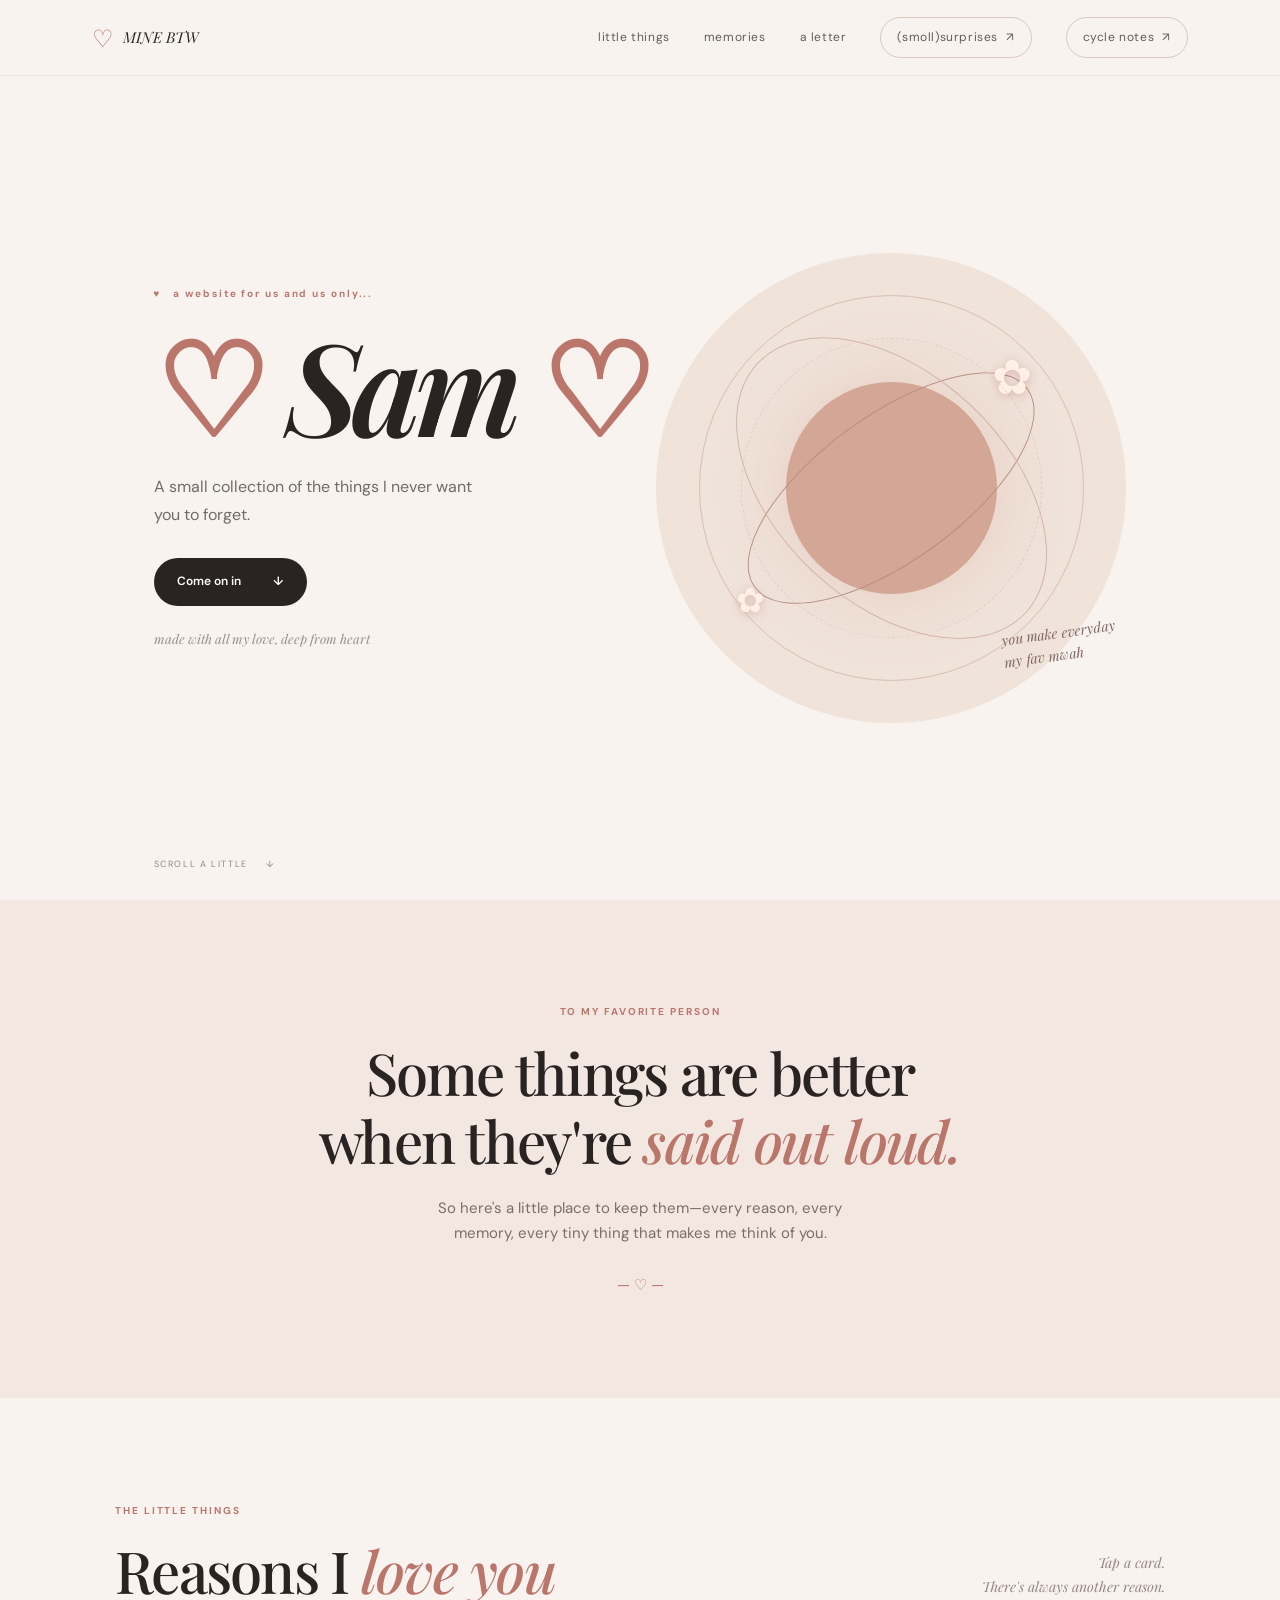
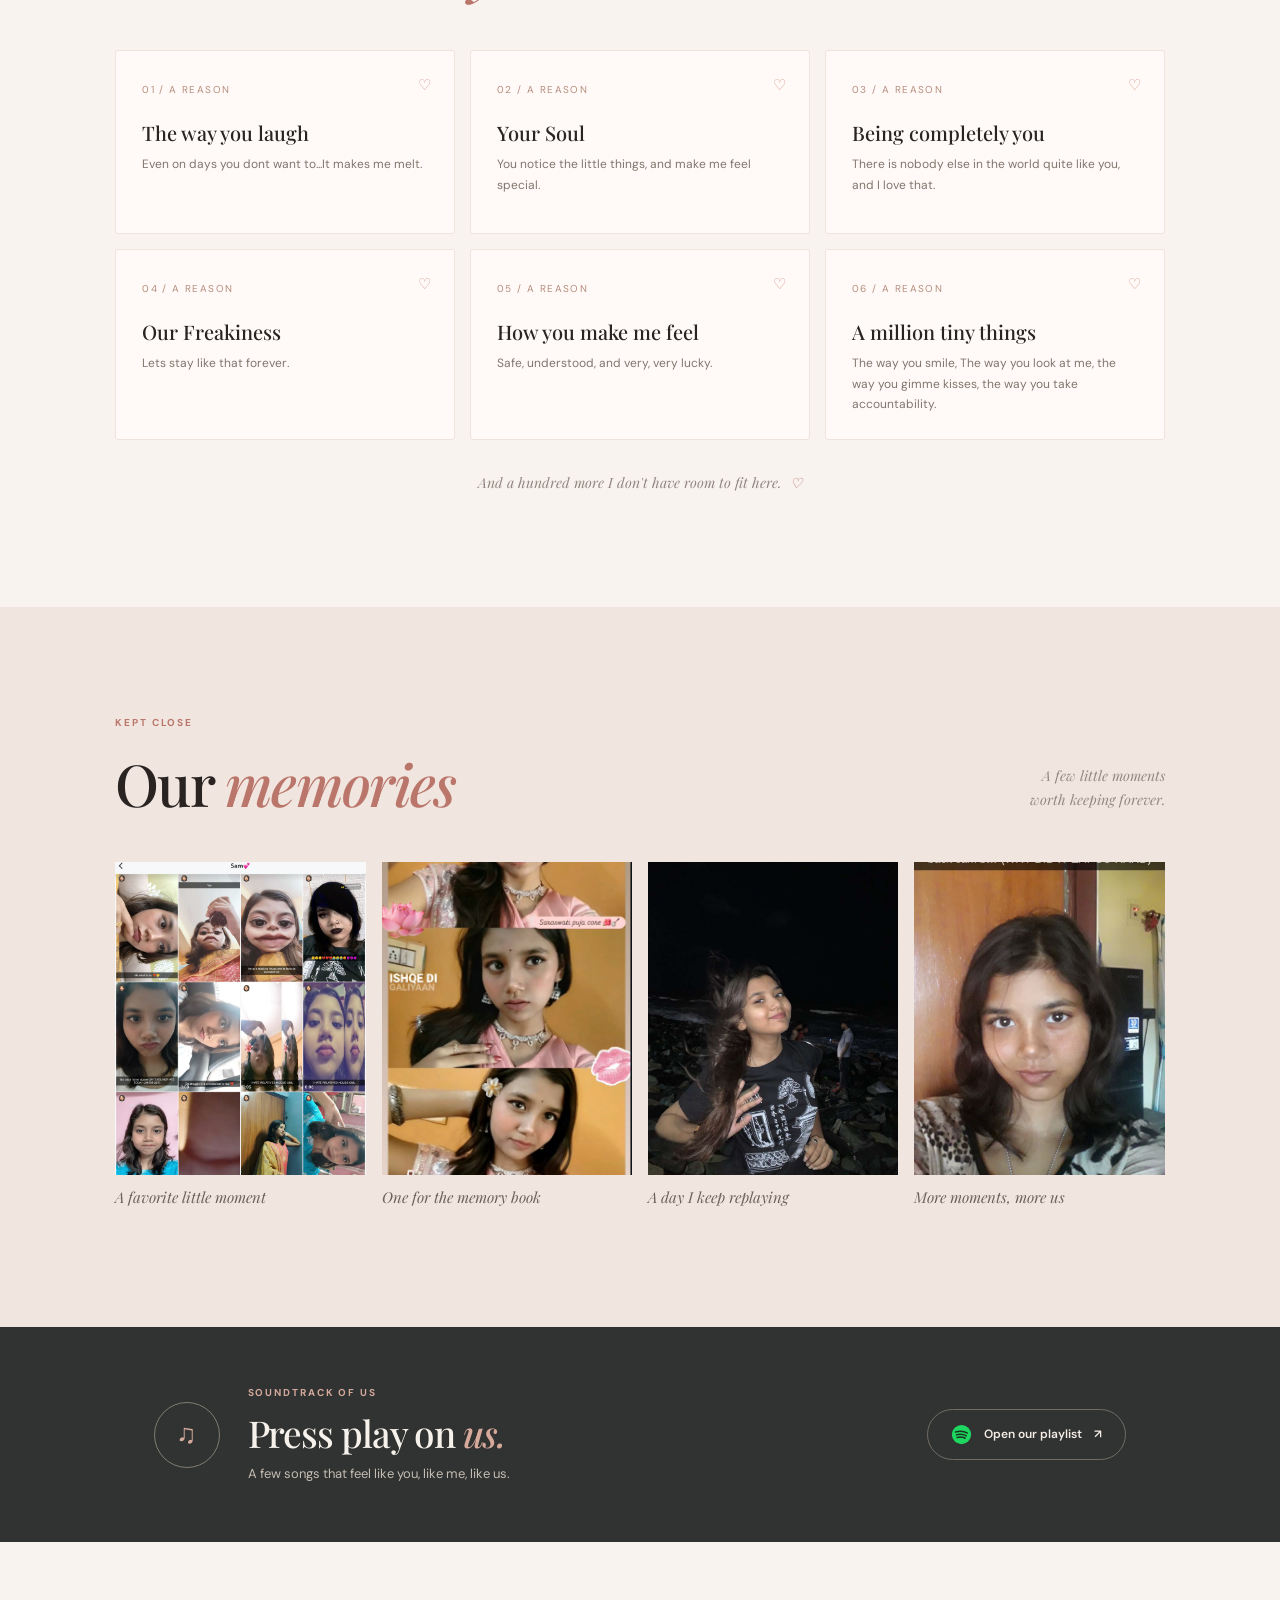
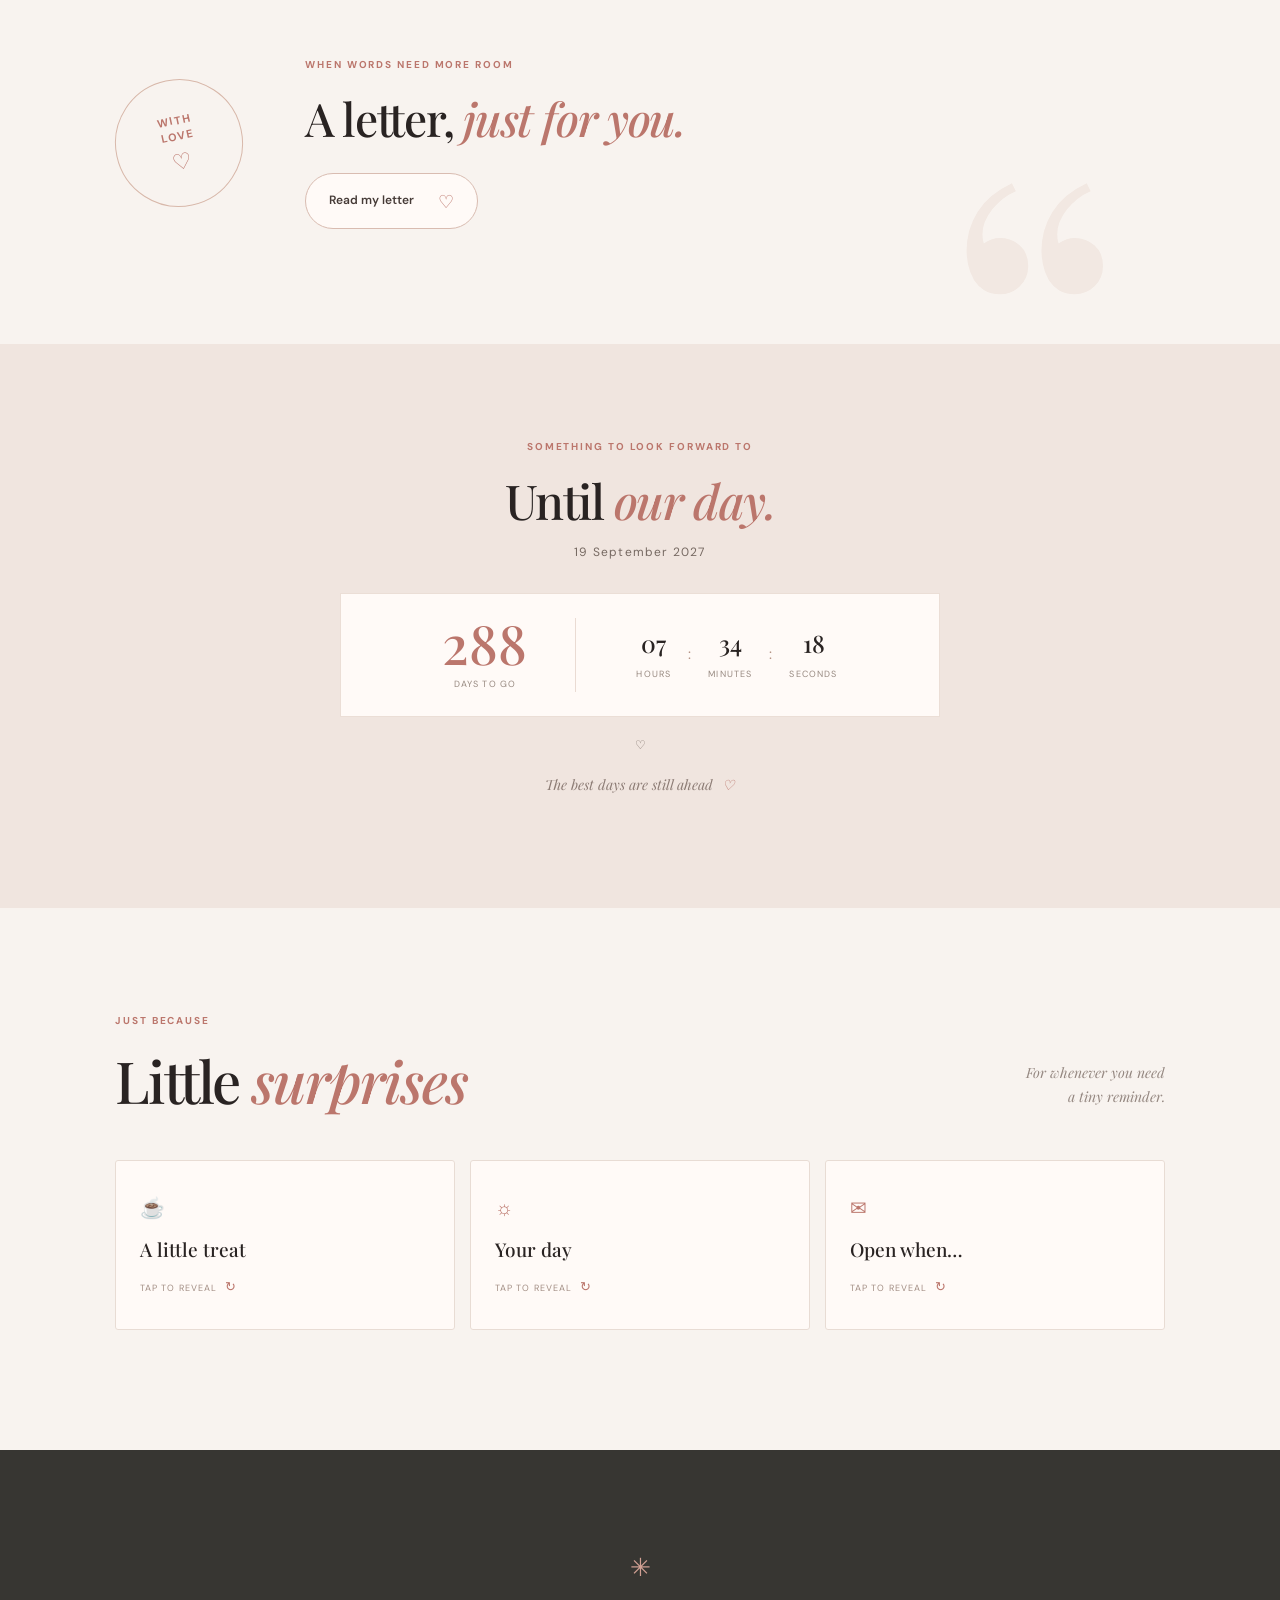
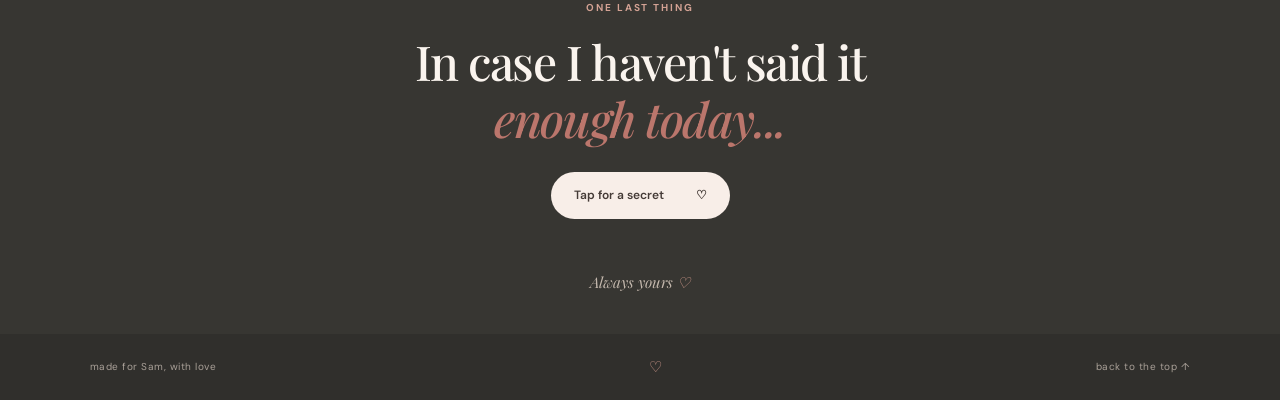
<file: index.html>
<!doctype html>
<html lang="en">
<head>
  <meta charset="utf-8">
  <meta name="viewport" content="width=device-width, initial-scale=1">
  <meta name="theme-color" content="#f8f3ef">
  <meta name="description" content="A little corner of the internet, made for Sam.">
  <title>For Sam, with love</title>
  <link rel="preconnect" href="https://fonts.googleapis.com">
  <link rel="preconnect" href="https://fonts.gstatic.com" crossorigin>
  <link href="https://fonts.googleapis.com/css2?family=DM+Sans:wght@400;500;600;700&family=Playfair+Display:ital,wght@0,500;0,600;0,700;1,500;1,600&display=swap" rel="stylesheet">
  <link rel="stylesheet" href="style.css">
</head>
<body>
  <div class="ambient" aria-hidden="true"><span></span><span></span><span></span><span></span><span></span></div>
  <header class="topbar"><a class="brand" href="#home" aria-label="Back to top">♡ <span>MINE BTW</span></a><button class="menu-toggle" aria-label="Open menu" aria-expanded="false">☰</button><nav class="nav"><a href="#reasons">little things</a><a href="#memories">memories</a><a href="#letter">a letter</a><a class="nav-cta" href="#surprises">(smoll)surprises<span>↗</span></a><a class="nav-cta" href="tracker.html">cycle notes<span>↗</span></a></nav></header>
  <main>
    <section class="hero" id="home"><div class="hero-copy"><p class="eyebrow"><span class="tiny-heart">♥</span> a website for us and us only...</p><h1>♡ <span>Sam</span> ♡</h1><p class="hero-sub">A small collection of the things I never want you to forget.</p><a class="button button-dark" href="#reasons">Come on in <span>↓</span></a><p class="hero-note">made with all my love, deep from heart</p></div><div class="hero-art" aria-hidden="true"><div class="sun"></div><div class="orbit orbit-one"></div><div class="orbit orbit-two"></div><div class="flower flower-one">✿</div><div class="flower flower-two">✿</div><div class="art-caption">you make everyday<br> my fav mwah </div></div><div class="hero-scroll">SCROLL A LITTLE <span>↓</span></div></section>
    <section class="intro section-pad"><p class="eyebrow">TO MY FAVORITE PERSON</p><h2>Some things are better<br>when they're <em>said out loud.</em></h2><p class="intro-copy">So here's a little place to keep them—every reason, every memory, every tiny thing that makes me think of you.</p><div class="divider-heart">— ♡ —</div></section>
    <section class="reasons section-pad" id="reasons"><div class="section-heading"><div><p class="eyebrow">THE LITTLE THINGS</p><h2>Reasons I <em>love you</em></h2></div><p class="section-aside">Tap a card.<br>There's always another reason.</p></div><div class="reason-grid" id="reason-grid"></div><p class="below-note">And a hundred more I don't have room to fit here. <span>♡</span></p></section>
    <section class="memories section-pad" id="memories"><div class="section-heading"><div><p class="eyebrow">KEPT CLOSE</p><h2>Our <em>memories</em></h2></div><p class="section-aside">A few little moments<br>worth keeping forever.</p></div><div class="memory-grid" id="memory-grid"></div></section>
    <section class="song-band"><div class="song-orb">♫</div><div><p class="eyebrow">SOUNDTRACK OF US</p><h2>Press play on <em>us.</em></h2><p>A few songs that feel like you, like me, like us.</p></div><a class="button button-outline" id="playlist-link" href="#" target="_blank" rel="noreferrer"><svg class="spotify-logo" viewBox="0 0 24 24" aria-hidden="true"><circle cx="12" cy="12" r="11"/><path d="M5.2 9.2c4.6-1.4 9.7-.9 13.5 1.3M6.1 12.4c3.9-1.1 8-.7 11.4 1.1M7 15.4c3.1-.8 6.4-.5 9.2.9"/></svg><span class="playlist-label">Open our playlist</span><span class="playlist-arrow">↗</span></a></section>
    <section class="letter section-pad" id="letter"><div class="letter-stamp">WITH<br>LOVE <span>♡</span></div><div class="letter-content"><p class="eyebrow">WHEN WORDS NEED MORE ROOM</p><h2>A letter, <em>just for you.</em></h2><button class="letter-reveal-button" id="letter-open" aria-expanded="false" aria-controls="letter-reveal"><span class="letter-button-hearts" aria-hidden="true"><i>♡</i><i>♥</i><i>♡</i></span><span class="letter-button-label">Read my letter</span><span class="letter-button-icon" aria-hidden="true">♡</span></button><div class="letter-reveal" id="letter-reveal" aria-hidden="true"><div class="heart-burst" aria-hidden="true"><span>♡</span><span>♥</span><span>♡</span><span>♥</span><span>♡</span></div><div class="letter-reveal-paper"><p class="eyebrow">A LITTLE NOTE FOR YOU</p><div class="revealed-letter" id="revealed-letter"></div></div></div></div><div class="letter-mark" aria-hidden="true">“</div></section>
    <section class="countdown section-pad"><p class="eyebrow">SOMETHING TO LOOK FORWARD TO</p><h2>Until <em>our day.</em></h2><p class="countdown-date">19 September 2027</p><div class="countdown-box"><div class="countdown-big"><span id="days-left">—</span><small>days to go</small></div><div class="countdown-units"><div><b id="hours">00</b><small>hours</small></div><i>:</i><div><b id="minutes">00</b><small>minutes</small></div><i>:</i><div><b id="seconds">00</b><small>seconds</small></div></div></div><p class="elapsed" id="elapsed"></p><p class="countdown-foot">The best days are still ahead <span>♡</span></p></section>
    <section class="surprises section-pad" id="surprises"><div class="section-heading"><div><p class="eyebrow">JUST BECAUSE</p><h2>Little <em>surprises</em></h2></div><p class="section-aside">For whenever you need<br>a tiny reminder.</p></div><div class="surprise-grid" id="surprise-grid"></div></section>
    <section class="final-note"><div class="final-sparkle">✳</div><p class="eyebrow">ONE LAST THING</p><h2>In case I haven't said it<br><em>enough today...</em></h2><button class="button button-light" id="final-button">Tap for a secret <span>♡</span></button><p class="final-hidden" id="final-hidden" hidden></p><div class="final-sign">Always yours <span>♡</span></div></section>
  </main>
  <footer><span>made for Sam, with love</span><span>♡</span><a href="#home">back to the top ↑</a></footer>
  <script src="script.js"></script>
</body>
</html>
</file>
<file: style.css>
:root{--paper:#f8f3ef;--ink:#292322;--muted:#827771;--rose:#bb766c;--blush:#eeddd6;--sage:#9aa394;--line:#e8ded8;--serif:'Playfair Display',Georgia,serif;--sans:'DM Sans',sans-serif}*{box-sizing:border-box}html{scroll-behavior:smooth;scroll-padding-top:88px}body{margin:0;background:var(--paper);color:var(--ink);font-family:var(--sans);font-size:15px;line-height:1.65}a{color:inherit;text-decoration:none}button{font:inherit;color:inherit}.topbar{height:76px;padding:0 7.2%;display:flex;align-items:center;justify-content:space-between;border-bottom:1px solid rgba(70,50,43,.08);position:sticky;top:0;z-index:10;background:rgba(248,243,239,.91);backdrop-filter:blur(14px)}.brand{font-family:var(--serif);font-size:24px;color:var(--rose);display:flex;gap:9px;align-items:center}.brand span{font-size:15px;color:var(--ink);font-style:italic}.nav{display:flex;gap:34px;align-items:center;font-size:12px;letter-spacing:.05em;color:#655c56}.nav a{transition:color .2s}.nav a:hover{color:var(--rose)}.nav-cta{padding:10px 16px;border:1px solid #d9c6bd;border-radius:30px}.nav-cta span{margin-left:8px}.menu-toggle{display:none;border:0;background:transparent;font-size:21px}.hero{min-height:690px;height:calc(100vh - 76px);max-height:900px;position:relative;display:grid;grid-template-columns:1fr .9fr;align-items:center;padding:3% 12%;overflow:hidden}.hero-copy{position:relative;z-index:2;padding-bottom:30px}.eyebrow{font-size:10px;letter-spacing:.19em;font-weight:700;color:var(--rose);margin:0 0 17px}.tiny-heart{font-size:10px;margin-right:8px}.hero h1{font:600 clamp(70px,10vw,132px)/1 var(--serif);letter-spacing:-.055em;margin:0 0 25px;color:var(--rose)}.hero h1 span{color:var(--ink);font-style:italic}.hero-sub{max-width:340px;color:#756b65;font-size:16px;line-height:1.8;margin:0 0 28px}.button{display:inline-flex;align-items:center;gap:32px;border:0;border-radius:40px;padding:14px 23px;font-size:12px;font-weight:600;transition:transform .25s,box-shadow .25s}.button:hover{transform:translateY(-3px);box-shadow:0 10px 22px #37231c24}.button-dark{background:var(--ink);color:#fff}.hero-note{font:italic 13px var(--serif);color:#9c8e86;margin-top:24px}.hero-art{height:min(470px,65vw);width:min(470px,65vw);position:relative;justify-self:center;border-radius:50%;background:#f0e3da;display:grid;place-items:center;animation:float 7s ease-in-out infinite}.hero-art:before,.hero-art:after{content:'';position:absolute;border:1px solid #d7c0b2;border-radius:50%;inset:9%}.hero-art:after{inset:18%;border-style:dashed;opacity:.65}.sun{width:45%;height:45%;border-radius:50%;background:#cf9c8b;opacity:.85;box-shadow:0 0 80px #cf9c8b66}.orbit{position:absolute;border-radius:50%;border:1px solid #b78f80;width:72%;height:31%;transform:rotate(-36deg)}.orbit-two{width:78%;height:49%;transform:rotate(43deg);border-color:#d3b5a5}.flower{position:absolute;color:#fff0e5;text-shadow:0 2px 10px #bb766c66;font-size:48px}.flower-one{top:18%;right:20%;animation:turn 24s linear infinite}.flower-two{bottom:20%;left:17%;font-size:34px;animation:turn 30s linear infinite reverse}.art-caption{position:absolute;bottom:12%;right:2%;font:italic 14px/1.6 var(--serif);color:#806860;transform:rotate(-8deg)}.hero-scroll{position:absolute;bottom:28px;left:12%;font-size:9px;letter-spacing:.18em;color:#95867e}.hero-scroll span{margin-left:14px}.section-pad{padding:115px max(9%,calc((100% - 1050px)/2))}.intro{text-align:center;background:#f2e8e1;padding-top:104px;padding-bottom:100px}.intro h2,.section-heading h2,.song-band h2,.letter h2,.countdown h2,.final-note h2{font:500 clamp(36px,5vw,58px)/1.18 var(--serif);letter-spacing:-.03em;margin:0}.intro h2 em,.section-heading h2 em,.song-band h2 em,.letter h2 em,.countdown h2 em,.final-note h2 em{color:var(--rose);font-weight:500}.intro-copy{max-width:440px;color:#796e68;margin:22px auto 0}.divider-heart{color:var(--rose);margin-top:27px}.reasons{padding-top:105px;padding-bottom:115px}.section-heading{display:flex;align-items:end;justify-content:space-between;margin-bottom:45px}.section-aside{margin:0 0 6px;text-align:right;font:italic 14px/1.7 var(--serif);color:#948780}.reason-grid{display:grid;grid-template-columns:repeat(3,1fr);gap:15px}.reason-card{background:#fffaf7;border:1px solid #eee3dd;min-height:184px;padding:25px 26px;position:relative;overflow:hidden;border-radius:3px;cursor:pointer;transition:transform .25s,box-shadow .25s}.reason-card:hover,.reason-card:focus{transform:translateY(-5px);box-shadow:0 13px 28px #4d34220e;outline:none}.reason-number{font-size:10px;letter-spacing:.14em;color:#b68d7e}.reason-heart{position:absolute;top:22px;right:23px;color:#d19b8e}.reason-card h3{font:500 20px/1.3 var(--serif);margin:20px 0 8px}.reason-card p{font-size:12px;color:#80756e;margin:0;line-height:1.7}.below-note{text-align:center;color:#92857e;font:italic 14px var(--serif);margin:33px 0 0}.below-note span{color:var(--rose);margin-left:5px}.memories{background:#f0e6df;padding-top:108px;padding-bottom:120px}.memory-grid{display:grid;grid-template-columns:repeat(4,1fr);gap:16px}.memory-card{margin:0}.memory-image{aspect-ratio:4/5;background:linear-gradient(145deg,#d8bcb0,#f0dcd2);position:relative;overflow:hidden;display:grid;place-items:center;color:#fff8f2}.memory-image img{width:100%;height:100%;object-fit:cover;position:absolute;inset:0}.memory-image .placeholder-mark{font:52px var(--serif);opacity:.9}.memory-card:nth-child(2) .memory-image{background:linear-gradient(145deg,#c9cec0,#e5e2d5)}.memory-card:nth-child(3) .memory-image{background:linear-gradient(145deg,#d9beb1,#eaded2)}.memory-card:nth-child(4) .memory-image{background:linear-gradient(145deg,#b6b5a7,#ded6c9)}.memory-card figcaption{font:italic 15px var(--serif);padding-top:12px;color:#6f625c}.song-band{background:#303331;color:#f7f1ec;padding:58px 12%;display:flex;align-items:center;gap:28px}.song-orb{width:66px;height:66px;flex:none;border:1px solid #827c73;border-radius:50%;display:grid;place-items:center;font-size:27px;color:#d5aa9c}.song-band .eyebrow{color:#d4a89b;margin-bottom:9px}.song-band h2{font-size:37px}.song-band h2 em{color:#d7a99b}.song-band p:not(.eyebrow){margin:8px 0 0;color:#c4bcb4;font-size:13px}.button-outline{color:#f5ece6;border:1px solid #726c66;margin-left:auto;white-space:nowrap}.letter{position:relative;display:grid;grid-template-columns:160px 1fr;align-items:center;gap:30px;overflow:hidden}.letter-stamp{width:128px;height:128px;border:1px solid #d8b8aa;border-radius:50%;display:grid;align-content:center;text-align:center;color:var(--rose);font:700 11px/1.5 var(--sans);letter-spacing:.13em;transform:rotate(-12deg)}.letter-stamp span{font:22px var(--serif)}.letter-content{max-width:530px}.letter-content h2{font-size:46px}.letter-copy{font:italic 16px/1.8 var(--serif);color:#81736c;max-width:450px;margin:16px 0}.text-link{border:0;border-bottom:1px solid #ba8a7d;padding:4px 0;background:transparent;font-size:12px;font-weight:600;cursor:pointer}.text-link span{color:var(--rose);padding-left:8px}.letter-mark{position:absolute;right:12%;bottom:-150px;font:400 440px/.8 var(--serif);color:#f2e8e2;z-index:-1}.countdown{text-align:center;background:#f0e5df;padding-top:95px;padding-bottom:100px}.countdown h2{font-size:48px}.countdown-date{font-size:12px;letter-spacing:.1em;color:#766962;margin:14px 0 30px}.countdown-box{max-width:600px;margin:0 auto;background:#fffaf7;padding:24px 36px;display:flex;align-items:center;justify-content:center;gap:60px;border:1px solid #ebded6}.countdown-big{display:flex;flex-direction:column;border-right:1px solid #eadbd3;padding-right:48px}.countdown-big span{font:500 54px/.95 var(--serif);color:var(--rose)}.countdown-big small,.countdown-units small{font-size:9px;letter-spacing:.13em;text-transform:uppercase;color:#978980;margin-top:8px}.countdown-units{display:flex;align-items:center;gap:17px}.countdown-units div{display:flex;flex-direction:column}.countdown-units b{font:500 24px var(--serif)}.countdown-units i{font-style:normal;color:#b39183}.elapsed{color:#82756e;font-size:12px;margin:19px 0}.countdown-foot{font:italic 14px var(--serif);color:#8c7c75}.countdown-foot span{color:var(--rose);padding-left:5px}.surprises{padding-top:105px;padding-bottom:120px}.surprise-grid{display:grid;grid-template-columns:repeat(3,1fr);gap:15px}.surprise-card{border:1px solid #e8dcd4;background:#fffaf7;padding:24px;min-height:170px;cursor:pointer;transition:background .25s,transform .25s}.surprise-card:hover{transform:translateY(-4px);background:#f4e7e0}.surprise-icon{font-size:20px;color:var(--rose)}.surprise-card h3{font:500 19px var(--serif);margin:11px 0 6px}.surprise-card p{font-size:12px;color:#83766f;margin:0}.final-note{text-align:center;background:#373632;color:#faf4ee;padding:97px 20px 42px;position:relative}.final-sparkle{color:#d1a093;font-size:25px;margin-bottom:12px}.final-note .eyebrow{color:#d3a294}.final-note h2{font-size:48px}.button-light{background:#f8eee8;color:#453b37;margin-top:25px}.final-hidden{max-width:480px;margin:22px auto 0;color:#efd6ca;font:italic 17px/1.7 var(--serif)}.final-sign{font:italic 15px var(--serif);color:#c4b8ad;margin-top:53px}.final-sign span{color:#d29b8d}footer{min-height:66px;padding:18px 7%;display:flex;align-items:center;justify-content:space-between;background:#302f2c;color:#a9a098;font-size:10px;letter-spacing:.05em}footer span:nth-child(2){color:#d39b8e;font-size:15px}footer a:hover{color:#fff}dialog{border:0;padding:52px;max-width:min(560px,90vw);background:#fffaf7;color:var(--ink);box-shadow:0 24px 80px #130b0966}dialog::backdrop{background:#241a18a6;backdrop-filter:blur(4px)}.dialog-close{position:absolute;right:17px;top:10px;border:0;background:transparent;font-size:30px;color:#826e65;cursor:pointer}.dialog-letter{font:16px/1.9 var(--serif);white-space:pre-line;color:#72665e}.dialog-letter img{max-width:100%;height:auto;margin-top:15px}.ambient{position:fixed;inset:0;pointer-events:none;z-index:20;overflow:hidden}.ambient span{position:absolute;bottom:-30px;width:5px;height:5px;border-radius:50%;background:#c8897e;opacity:0;animation:drift 13s linear infinite}.ambient span:nth-child(1){left:9%;animation-delay:0s}.ambient span:nth-child(2){left:32%;animation-delay:4s}.ambient span:nth-child(3){left:58%;animation-delay:8s}.ambient span:nth-child(4){left:77%;animation-delay:2s}.ambient span:nth-child(5){left:92%;animation-delay:6s}.reveal{opacity:0;transform:translateY(18px);transition:opacity .7s ease,transform .7s ease}.reveal.visible{opacity:1;transform:none}@keyframes float{0%,100%{transform:translateY(0)}50%{transform:translateY(-12px)}}@keyframes turn{to{transform:rotate(350deg)}}@keyframes drift{0%{opacity:0;transform:translateY(0) scale(.6)}12%{opacity:.45}90%{opacity:.1}100%{opacity:0;transform:translateY(-110vh) scale(1.8)}}
@media(max-width:760px){.topbar{height:64px;padding:0 6%}.menu-toggle{display:block}.nav{display:none;position:absolute;top:63px;left:0;right:0;background:var(--paper);padding:18px 7%;border-bottom:1px solid var(--line);flex-direction:column;gap:17px;align-items:flex-start}.nav.open{display:flex}.nav-cta{padding:6px 12px}.hero{height:auto;min-height:720px;max-height:none;grid-template-columns:1fr;padding:70px 8% 75px;text-align:center;gap:10px}.hero-copy{padding:0}.hero .eyebrow{font-size:9px}.hero h1{font-size:clamp(70px,17vw,105px)}.hero-sub{margin:0 auto 24px;max-width:300px;font-size:14px}.hero-note{margin-top:17px}.hero-art{height:min(77vw,340px);width:min(77vw,340px);grid-row:2;margin-top:20px}.hero-scroll{left:0;right:0;text-align:center;bottom:20px}.section-pad{padding:76px 7%}.intro{padding-top:75px;padding-bottom:74px}.intro h2{font-size:38px}.intro-copy{font-size:14px}.section-heading{align-items:flex-start;gap:12px;margin-bottom:30px}.section-heading h2{font-size:39px}.section-aside{font-size:12px}.reason-grid{grid-template-columns:repeat(2,1fr);gap:10px}.reason-card{min-height:165px;padding:19px}.reason-card h3{font-size:18px}.reason-card p{font-size:11px}.memory-grid{grid-template-columns:repeat(2,1fr);gap:20px 12px}.memory-image{aspect-ratio:1/1.1}.song-band{padding:42px 7%;gap:16px;flex-wrap:wrap}.song-orb{width:52px;height:52px}.song-band h2{font-size:31px}.song-band p:not(.eyebrow){font-size:12px}.button-outline{margin:8px 0 0 68px}.letter{grid-template-columns:85px 1fr;gap:20px}.letter-stamp{width:78px;height:78px;font-size:8px}.letter-stamp span{font-size:16px}.letter-content h2{font-size:34px}.letter-copy{font-size:14px}.countdown{padding-top:75px;padding-bottom:78px}.countdown h2{font-size:40px}.countdown-box{padding:19px 16px;gap:24px}.countdown-big{padding-right:22px}.countdown-big span{font-size:44px}.countdown-units{gap:9px}.countdown-units b{font-size:20px}.countdown-units small{font-size:8px}.surprise-grid{grid-template-columns:repeat(2,1fr);gap:10px}.surprise-card{padding:18px;min-height:150px}.surprise-card h3{font-size:17px}.final-note{padding-top:75px}.final-note h2{font-size:39px}footer{padding:18px 6%;font-size:9px}}
@media(max-width:420px){.section-heading{display:block}.section-aside{text-align:left;margin-top:12px}.reason-grid{grid-template-columns:1fr 1fr}.reason-card{padding:16px;min-height:175px}.countdown-box{gap:15px}.countdown-big{padding-right:14px}.countdown-big span{font-size:38px}.countdown-units{gap:6px}.countdown-units b{font-size:18px}.countdown-units small{font-size:7px;letter-spacing:.08em}.surprise-grid{grid-template-columns:1fr 1fr}.letter{grid-template-columns:1fr}.letter-stamp{display:none}}
@media(prefers-reduced-motion:reduce){*,*::before,*::after{scroll-behavior:auto!important;animation-duration:.01ms!important;animation-iteration-count:1!important;transition-duration:.01ms!important}}
/* In-place letter reveal */
.letter-content{position:relative;z-index:1}.letter-reveal{display:grid;grid-template-rows:0fr;opacity:0;transition:grid-template-rows .65s cubic-bezier(.2,.75,.25,1),opacity .45s ease;margin-top:0;pointer-events:none}.letter-reveal.is-open{grid-template-rows:1fr;opacity:1;margin-top:23px;pointer-events:auto}.letter-reveal-paper{min-height:0;overflow:hidden;transform:translateY(-10px) scale(.98);transform-origin:top center;transition:transform .65s cubic-bezier(.2,.75,.25,1);background:#fffaf7;border:1px solid #eadbd3;padding:0 25px;border-radius:3px;box-shadow:0 12px 30px #65483b0c}.is-open .letter-reveal-paper{padding-top:22px;padding-bottom:23px;transform:translateY(0) scale(1)}.revealed-letter{font:15px/1.9 var(--serif);white-space:pre-line;color:#72665e}.revealed-letter img{max-width:100%;height:auto;margin-top:15px}.heart-burst{height:0;position:relative;z-index:2}.heart-burst span{position:absolute;left:50%;top:0;color:#c77878;font-size:18px;opacity:0;transform:translate(-50%,0) scale(.2)}.is-open .heart-burst span{animation:heart-reveal 1.05s ease-out both}.is-open .heart-burst span:nth-child(1){--dx:-100px;--dy:-39px;animation-delay:.02s}.is-open .heart-burst span:nth-child(2){--dx:-45px;--dy:-65px;animation-delay:.08s}.is-open .heart-burst span:nth-child(3){--dx:23px;--dy:-54px;animation-delay:.13s}.is-open .heart-burst span:nth-child(4){--dx:80px;--dy:-35px;animation-delay:.18s}.is-open .heart-burst span:nth-child(5){--dx:0px;--dy:-81px;animation-delay:.23s}@keyframes heart-reveal{0%{opacity:0;transform:translate(-50%,0) scale(.2)}25%{opacity:1}75%{opacity:.85}100%{opacity:0;transform:translate(calc(-50% + var(--dx)),var(--dy)) scale(1.25)}}@media(prefers-reduced-motion:reduce){.letter-reveal,.letter-reveal-paper{transition:none}.is-open .heart-burst span{animation:none;opacity:0}}
/* Keep the closed letter reveal out of layout; opening it grows the section naturally. */
.letter-reveal{display:none;grid-template-rows:none;opacity:1;transition:none;margin-top:0;pointer-events:none}
.letter-reveal.is-open{display:block;margin-top:23px;pointer-events:auto;animation:letter-unfold .55s cubic-bezier(.2,.75,.25,1) both}
.letter-reveal-paper{overflow:visible;transform:none;transition:none}
@keyframes letter-unfold{0%{opacity:0;clip-path:inset(0 0 100% 0);transform:translateY(-8px)}100%{opacity:1;clip-path:inset(0);transform:translateY(0)}}
@media(prefers-reduced-motion:reduce){.letter-reveal.is-open{animation:none}}
.letter-reveal{display:none;overflow:hidden;height:0;opacity:0;transition:height .72s cubic-bezier(.22,.78,.22,1),opacity .4s ease;margin-top:0;pointer-events:none;will-change:height}
.letter-reveal.is-open{display:block;margin-top:23px;pointer-events:auto;opacity:1;animation:none}
.letter-reveal-paper{overflow:visible;transform:none;transition:none}
@media(prefers-reduced-motion:reduce){.letter-reveal{transition:none}}
.letter-reveal{transition:height .72s cubic-bezier(.22,.78,.22,1),opacity .4s ease,margin-top .72s cubic-bezier(.22,.78,.22,1)}
/* Surprise cards flip as one steady 3D card on click or tap. */
.surprise-card{padding:0;min-height:170px;perspective:1000px;overflow:visible;background:transparent;border:0;transition:transform .25s;outline:none}
.surprise-card:hover{background:transparent;transform:translateY(-3px)}
.surprise-card:focus-visible{outline:2px solid var(--rose);outline-offset:4px}
.surprise-inner{position:relative;min-height:inherit;height:100%;transform-style:preserve-3d;transition:transform .7s cubic-bezier(.2,.72,.25,1);will-change:transform}
.surprise-card.flipped .surprise-inner{transform:rotateY(180deg)}
.surprise-face{position:absolute;inset:0;display:flex;flex-direction:column;align-items:flex-start;justify-content:center;padding:24px;border:1px solid #e8dcd4;background:#fffaf7;backface-visibility:hidden;-webkit-backface-visibility:hidden;border-radius:3px}
.surprise-front{transition:background .25s}.surprise-card:hover .surprise-front{background:#f4e7e0}
.surprise-face h3{font:500 19px var(--serif);margin:11px 0 0}
.surprise-face p{font:italic 17px/1.65 var(--serif);color:#6f5b53;margin:12px 0 0}
.surprise-back{transform:rotateY(180deg);align-items:center;text-align:center;background:#f2e4dd;border-color:#dfc8bd}
.surprise-face .surprise-icon{font-size:20px;color:var(--rose)}
.surprise-hint{font-size:9px;letter-spacing:.12em;text-transform:uppercase;color:#a28e84;margin-top:14px}
.surprise-hint span{font-size:13px;padding-left:5px;color:var(--rose)}
.back-heart{font-size:20px;color:var(--rose)}
@media(max-width:760px){.surprise-card{min-height:150px}.surprise-face{padding:18px}.surprise-face h3{font-size:17px}.surprise-face p{font-size:15px}}
@media(prefers-reduced-motion:reduce){.surprise-inner{transition:none}}
.letter-reveal-button{position:relative;display:inline-flex;align-items:center;gap:24px;margin-top:28px;padding:15px 23px;border:1px solid #d9bcb1;border-radius:999px;background:#fffaf7;color:#453a36;font-size:12px;font-weight:600;cursor:pointer;overflow:visible;transition:transform .28s cubic-bezier(.2,.75,.25,1),background .28s,border-color .28s,box-shadow .28s}
.letter-reveal-button:hover,.letter-reveal-button:focus-visible{transform:translateY(-3px);background:#f3e5de;border-color:#cb9c8e;box-shadow:0 9px 22px #65483b17;outline:none}
.letter-reveal-button:focus-visible{outline:2px solid var(--rose);outline-offset:4px}
.letter-button-icon{font:18px var(--serif);color:var(--rose);transition:transform .3s}
.letter-reveal-button:hover .letter-button-icon{transform:scale(1.18) rotate(-10deg)}
.letter-button-hearts{position:absolute;inset:0;pointer-events:none}
.letter-button-hearts i{position:absolute;left:50%;top:50%;font-style:normal;color:#c77878;font-size:14px;opacity:0;transform:translate(-50%,-50%) scale(.35)}
.letter-reveal-button:hover .letter-button-hearts i{animation:button-heart-pop .9s ease-out both}
.letter-button-hearts i:nth-child(1){--heart-x:-52px;--heart-y:-25px;animation-delay:0s}
.letter-button-hearts i:nth-child(2){--heart-x:2px;--heart-y:-37px;animation-delay:.08s}
.letter-button-hearts i:nth-child(3){--heart-x:54px;--heart-y:-22px;animation-delay:.16s}
@keyframes button-heart-pop{0%{opacity:0;transform:translate(-50%,-50%) scale(.35)}22%{opacity:1}100%{opacity:0;transform:translate(calc(-50% + var(--heart-x)),calc(-50% + var(--heart-y))) scale(1.15)}}
@media(max-width:760px){.letter-reveal-button{margin-top:32px;padding:15px 21px}}
@media(prefers-reduced-motion:reduce){.letter-reveal-button,.letter-button-icon{transition:none}.letter-reveal-button:hover .letter-button-hearts i{animation:none}}
#playlist-link{gap:12px;transition:transform .28s cubic-bezier(.2,.75,.25,1),box-shadow .28s,background .28s,border-color .28s,color .28s}
#playlist-link:hover,#playlist-link:focus-visible{transform:translateY(-4px);background:#1ed760;color:#17231b;border-color:#1ed760;box-shadow:0 10px 25px #1ed76036;outline:none}
#playlist-link:focus-visible{outline:2px solid #1ed760;outline-offset:4px}
.spotify-logo{width:21px;height:21px;flex:none;fill:#1ed760;transition:transform .3s,fill .3s}
.spotify-logo path{fill:none;stroke:#193321;stroke-width:1.7;stroke-linecap:round;transition:stroke .3s}
#playlist-link:hover .spotify-logo{transform:rotate(-9deg) scale(1.12);fill:#173d25}
#playlist-link:hover .spotify-logo path{stroke:#1ed760}
.playlist-arrow{transition:transform .25s}
#playlist-link:hover .playlist-arrow{transform:translate(2px,-2px)}
@media(prefers-reduced-motion:reduce){#playlist-link,.spotify-logo,.spotify-logo path,.playlist-arrow{transition:none}}
.memory-card{position:relative;overflow:visible}
.memory-image{z-index:1;cursor:pointer;transition:transform .38s cubic-bezier(.2,.75,.25,1),box-shadow .38s;outline:none}
.memory-image:hover,.memory-image:focus-visible,.memory-image.show-caption{z-index:3;transform:scale(1.045);box-shadow:0 16px 32px #37231c28}
.memory-image:focus-visible{outline:2px solid #fff;outline-offset:3px}
.memory-overlay{position:absolute;inset:0;display:flex;align-items:flex-end;padding:20px 17px;color:#fff;text-shadow:0 1px 8px #000,0 2px 16px #000;background:linear-gradient(180deg,transparent 38%,rgba(20,16,15,.76) 100%);font:italic 16px/1.45 var(--serif);opacity:0;transition:opacity .32s ease}
.memory-image:hover .memory-overlay,.memory-image:focus-visible .memory-overlay,.memory-image.show-caption .memory-overlay{opacity:1}
@media(max-width:760px){.memory-overlay{font-size:14px;padding:15px 12px}}
@media(prefers-reduced-motion:reduce){.memory-image,.memory-overlay{transition:none}}
.memory-overlay-text{background:linear-gradient(105deg,#fff8f8 5%,#f6cbd4 52%,#ffe6eb 100%);background-clip:text;-webkit-background-clip:text;color:transparent;-webkit-text-fill-color:transparent;text-shadow:0 1px 7px #000,0 2px 15px #000}
.reason-card{transform-style:preserve-3d}
.reason-card:hover .reason-heart{animation:reason-heart-pop .65s cubic-bezier(.2,.75,.25,1) both}
.reason-sparks{position:absolute;top:22px;right:23px;pointer-events:none}
.reason-sparks i{position:absolute;top:0;right:0;font-style:normal;color:#c87878;font-size:12px;opacity:0;transform:translate(0,0) scale(.3)}
.reason-card:hover .reason-sparks i{animation:reason-hover-hearts 1s ease-out both}
.reason-card:hover .reason-sparks i:nth-child(1){--rx:-28px;--ry:-23px;animation-delay:0s}
.reason-card:hover .reason-sparks i:nth-child(2){--rx:-10px;--ry:-34px;animation-delay:.1s}
.reason-card:hover .reason-sparks i:nth-child(3){--rx:9px;--ry:-28px;animation-delay:.17s}
.reason-card:hover .reason-sparks i:nth-child(4){--rx:24px;--ry:-19px;animation-delay:.06s}
.reason-card.clicked{animation:reason-click-bounce .78s cubic-bezier(.2,.8,.25,1)}
.reason-card.clicked .reason-sparks i{animation:reason-click-burst .8s cubic-bezier(.2,.8,.25,1) both}
.reason-card.clicked .reason-sparks i:nth-child(1){--rx:-61px;--ry:-37px;animation-delay:0s}
.reason-card.clicked .reason-sparks i:nth-child(2){--rx:-23px;--ry:-57px;animation-delay:.04s}
.reason-card.clicked .reason-sparks i:nth-child(3){--rx:24px;--ry:-53px;animation-delay:.08s}
.reason-card.clicked .reason-sparks i:nth-child(4){--rx:59px;--ry:-29px;animation-delay:.02s}
@keyframes reason-heart-pop{0%,100%{transform:scale(1)}40%{transform:scale(1.45) rotate(-12deg)}70%{transform:scale(.9)}}
@keyframes reason-hover-hearts{0%{opacity:0;transform:translate(0,0) scale(.3)}25%{opacity:.95}100%{opacity:0;transform:translate(var(--rx),var(--ry)) scale(1.1)}}
@keyframes reason-click-burst{0%{opacity:0;transform:translate(0,0) scale(.2)}20%{opacity:1}100%{opacity:0;transform:translate(var(--rx),var(--ry)) scale(1.4)}}
@keyframes reason-click-bounce{0%,100%{transform:translateY(-5px) scale(1)}35%{transform:translateY(-5px) scale(1.035)}65%{transform:translateY(-5px) scale(.99)}}
@media(prefers-reduced-motion:reduce){.reason-card:hover .reason-heart,.reason-card:hover .reason-sparks i,.reason-card.clicked,.reason-card.clicked .reason-sparks i{animation:none}}
</file>
